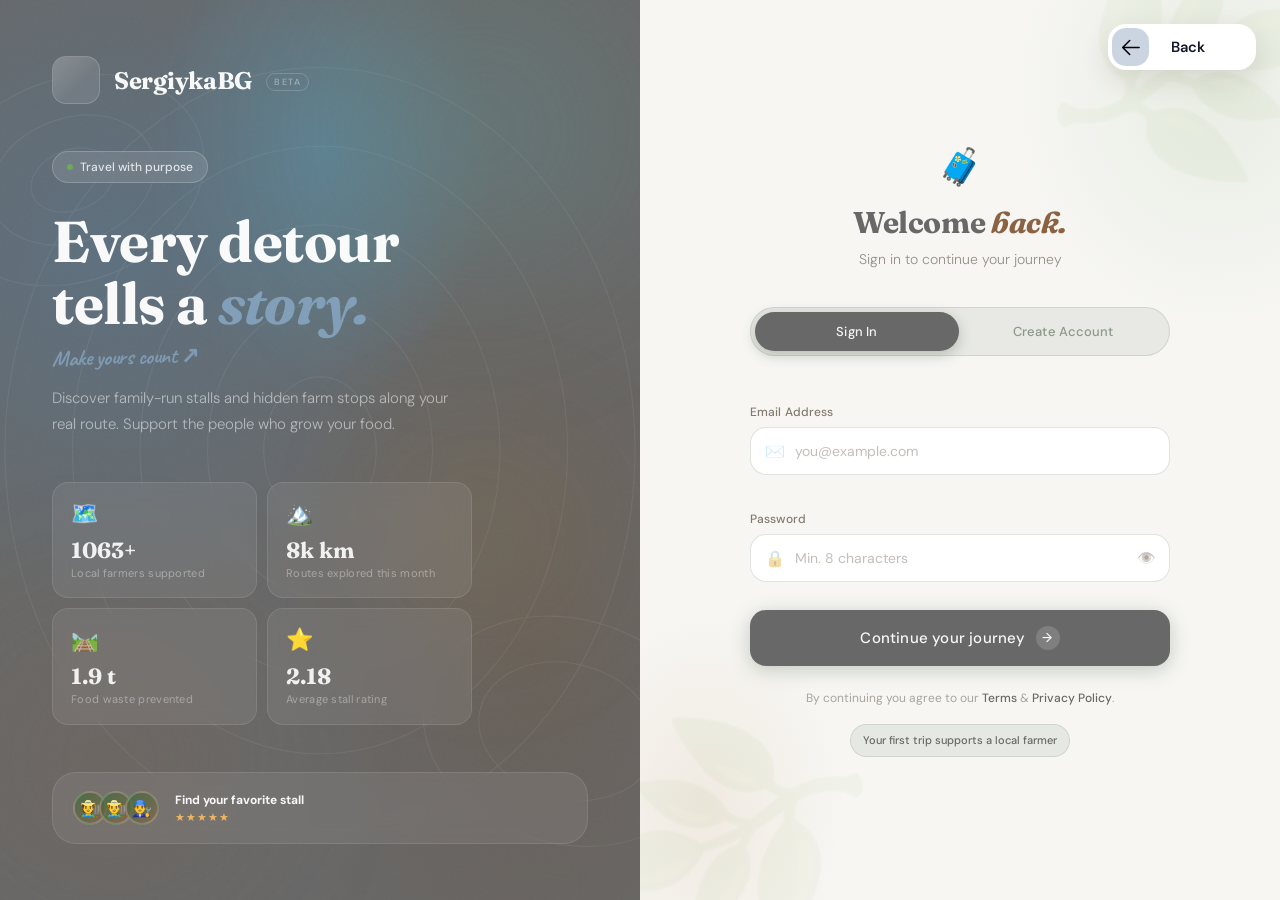
<file: public_html/login_page.html>
<!DOCTYPE html>
<html lang="en">
<head>
<meta charset="UTF-8">
<meta name="viewport" content="width=device-width, initial-scale=1.0">
<title>RoutePlanner — Travel Local, Feel the Roots</title>
<link rel="preconnect" href="https://fonts.googleapis.com">
<link href="https://fonts.googleapis.com/css2?family=Fraunces:ital,opsz,wght@0,9..144,300;0,9..144,500;0,9..144,700;1,9..144,300;1,9..144,500;1,9..144,700&family=DM+Sans:ital,wght@0,300;0,400;0,500;1,300&family=Caveat:wght@500;600&display=swap" rel="stylesheet">
<link rel="stylesheet" href="login_styles.css">
</head>
<body>

<div class="page">

  <!-- LEFT -->
  <div class="story-panel">
    <div class="story-bg">
      <svg viewBox="0 0 600 800" fill="none" xmlns="http://www.w3.org/2000/svg" preserveAspectRatio="xMidYMid slice">
        <ellipse cx="300" cy="400" rx="280" ry="340" stroke="white" stroke-width="1"/>
        <ellipse cx="300" cy="400" rx="220" ry="270" stroke="white" stroke-width="1"/>
        <ellipse cx="300" cy="400" rx="160" ry="200" stroke="white" stroke-width="1"/>
        <ellipse cx="300" cy="400" rx="100" ry="130" stroke="white" stroke-width="1"/>
        <ellipse cx="300" cy="400" rx="50"  ry="65"  stroke="white" stroke-width="1"/>
        <ellipse cx="80"  cy="160" rx="120" ry="90"  stroke="white" stroke-width="1" transform="rotate(-20 80 160)"/>
        <ellipse cx="80"  cy="160" rx="75"  ry="55"  stroke="white" stroke-width="1" transform="rotate(-20 80 160)"/>
        <ellipse cx="80"  cy="160" rx="38"  ry="27"  stroke="white" stroke-width="1" transform="rotate(-20 80 160)"/>
        <ellipse cx="520" cy="650" rx="130" ry="100" stroke="white" stroke-width="1" transform="rotate(15 520 650)"/>
        <ellipse cx="520" cy="650" rx="80"  ry="60"  stroke="white" stroke-width="1" transform="rotate(15 520 650)"/>
      </svg>
      <div class="story-grain"></div>
    </div>
    <div class="blob blob-1"></div>
    <div class="blob blob-2"></div>
    <div class="blob blob-3"></div>
    <span class="seed" style="left:7%;animation-duration:24s;animation-delay:0s;">🌾</span>
    <span class="seed" style="left:22%;animation-duration:19s;animation-delay:-6s;font-size:16px;">🍃</span>
    <span class="seed" style="left:48%;animation-duration:28s;animation-delay:-11s;font-size:14px;">✦</span>
    <span class="seed" style="left:68%;animation-duration:21s;animation-delay:-4s;font-size:18px;">🌿</span>
    <span class="seed" style="left:85%;animation-duration:16s;animation-delay:-18s;font-size:13px;">🍂</span>
    <span class="seed" style="left:36%;animation-duration:23s;animation-delay:-8s;font-size:15px;">✦</span>
    <div class="brand">
      <div class="brand-mark"></div>
      <div>
        <div class="brand-name">SergiykaBG</div>
      </div>
      <div class="brand-beta">Beta</div>
    </div>
    <div class="story-content">
      <div class="tag-pill">
        <span class="tag-dot"></span>
        Travel with purpose
      </div>
      <h1 class="headline">
        Every detour<br>
        tells a <em>story.</em>
        <span class="handwritten-accent">Make yours count ↗</span>
      </h1>
      <p class="subline">Discover family-run stalls and hidden farm stops along your real route. Support the people who grow your food.</p>
      <div class="proof-grid">
        <div class="proof-card"><span class="proof-icon">🗺️</span><div class="proof-num">2,400+</div><div class="proof-label">Local farmers supported</div></div>
        <div class="proof-card"><span class="proof-icon">🏔️</span><div class="proof-num">18k km</div><div class="proof-label">Routes explored this month</div></div>
        <div class="proof-card"><span class="proof-icon">🛤️</span><div class="proof-num">4.2 t</div><div class="proof-label">Food waste prevented</div></div>
        <div class="proof-card"><span class="proof-icon">⭐</span><div class="proof-num">4.92</div><div class="proof-label">Average stall rating</div></div>
      </div>
    </div>
    <div class="testi-strip">
      <div class="testi-inner">
        <div class="testi-avatars">
          <div class="testi-av">🧑‍🌾</div>
          <div class="testi-av">👨‍🌾</div>
          <div class="testi-av">👨‍🔧</div>
        </div>
        <div class="testi-body">
          <div class="testi-count"><strong>Find your favorite stall</strong></div>
          <div class="testi-stars">★★★★★</div>
        </div>
      </div>
    </div>
  </div>

  <!-- RIGHT -->
  <div class="form-panel">
    <a class="back-home-btn" href="index.html" aria-label="Go back to the main page">
      <span class="back-home-btn__icon">
        <svg
          xmlns="http://www.w3.org/2000/svg"
          viewBox="0 0 1024 1024"
          height="25"
          width="25"
          aria-hidden="true"
        >
          <path
            d="M224 480h640a32 32 0 1 1 0 64H224a32 32 0 0 1 0-64z"
            fill="#000000"
          ></path>
          <path
            d="m237.248 512 265.408 265.344a32 32 0 0 1-45.312 45.312l-288-288a32 32 0 0 1 0-45.312l288-288a32 32 0 1 1 45.312 45.312L237.248 512z"
            fill="#000000"
          ></path>
        </svg>
      </span>
      <span class="back-home-btn__label">Back</span>
    </a>
    <div class="deco-leaf deco-leaf-tr">🌿</div>
    <div class="deco-leaf deco-leaf-bl">🌿</div>
    <div class="form-wrap">
      <div class="form-header">
        <span class="form-logo-icon">🧳</span>
        <h2 class="form-title">Welcome <em>back.</em></h2>
        <p class="form-subtitle" id="form-subtitle">Sign in to continue your journey</p>
      </div>
      <div class="tabs-wrap">
        <button class="tab-btn active" id="tab-in"  onclick="switchTab('in')">Sign In</button>
        <button class="tab-btn"        id="tab-up"  onclick="switchTab('up')">Create Account</button>
      </div>
      <div class="fields">
        <div class="field-wrap hidden" id="wrap-name">
          <div class="field-label"><span>Your Name</span></div>
          <div class="field-inner">
            <span class="fi-icon">💼</span>
            <input type="text" id="inp-name" placeholder="e.g. Maria Georgieva" oninput="valName()" autocomplete="name">
          </div>
          <div class="field-hint" id="hint-name"></div>
        </div>
        <div class="field-wrap" id="wrap-email">
          <div class="field-label"><span>Email Address</span></div>
          <div class="field-inner">
            <span class="fi-icon">✉️</span>
            <input type="email" id="inp-email" placeholder="you@example.com" oninput="valEmail()" onblur="valEmail(true)" autocomplete="email">
            <span class="fi-right" id="email-ok"></span>
          </div>
          <div class="field-hint" id="hint-email"></div>
        </div>
        <div class="field-wrap" id="wrap-pw">
          <div class="field-label">
            <span>Password</span>
    
          </div>
          <div class="field-inner">
            <span class="fi-icon">🔒</span>
            <input type="password" id="inp-pw" placeholder="Min. 8 characters" oninput="validatePw()" onblur="validatePw(true)" autocomplete="current-password">
            <span class="fi-right" id="pw-eye" onclick="togglePw()">👁️</span>
          </div>
          <div class="pw-strength-row hidden" id="pw-bars">
            <div class="pw-bar" id="pb1"></div>
            <div class="pw-bar" id="pb2"></div>
            <div class="pw-bar" id="pb3"></div>
            <div class="pw-bar" id="pb4"></div>
            <span class="pw-str-txt" id="pw-lbl"></span>
          </div>
          <div class="field-hint" id="hint-pw"></div>
        </div>
      </div>
      <button class="btn-cta" onclick="doAuth()">
        <span id="cta-label">Continue your journey</span>
        <span class="btn-cta-arrow">→</span>
      </button>
      <div class="form-footer">
        By continuing you agree to our <a href="#">Terms</a> &amp; <a href="#">Privacy Policy</a>.
        <br>
        <span class="impact-badge">Your first trip supports a local farmer</span>
      </div>
    </div>
  </div>

</div>

<div id="toast"></div>

<script src="login_script.js"></script>
</body>
</html>
</file>
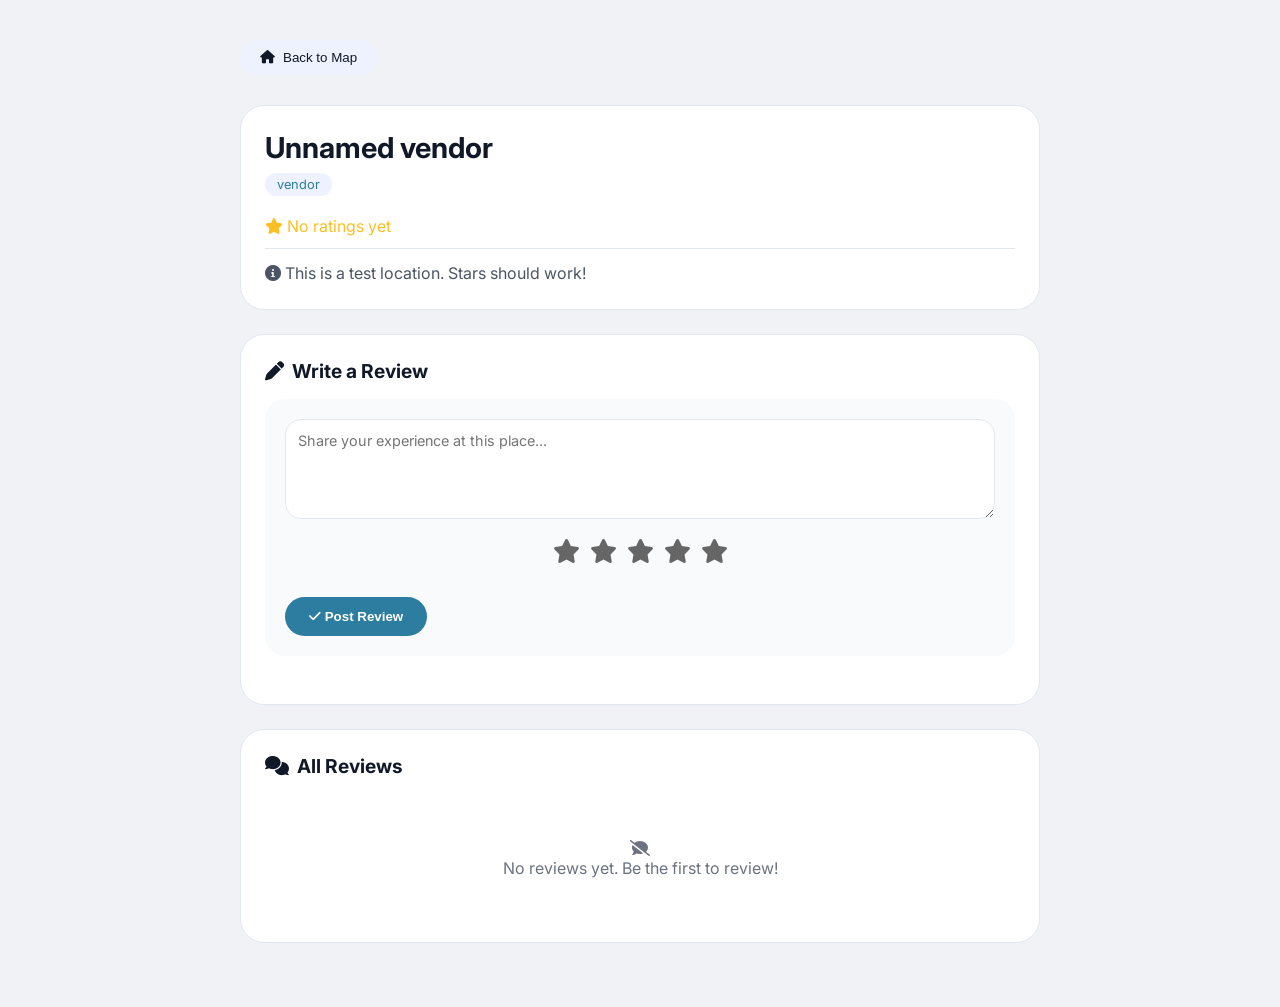
<file: public_html/review.html>
<!DOCTYPE html>
<html lang="bg">
<head>
    <meta charset="UTF-8">
    <meta name="viewport" content="width=device-width, initial-scale=1.0">
    <title>Reviews - Route Planner</title>
    <link href="https://fonts.googleapis.com/css2?family=Inter:opsz,wght@14..32,400;14..32,500;14..32,600&display=swap" rel="stylesheet">
    <link rel="stylesheet" href="https://cdnjs.cloudflare.com/ajax/libs/font-awesome/6.0.0-beta3/css/all.min.css">
    <style>
        * { margin: 0; padding: 0; box-sizing: border-box; }
        
        :root {
            --bg-primary: #f0f2f5;
            --bg-secondary: #ffffff;
            --bg-card: #f8fafc;
            --text-primary: #111827;
            --text-secondary: #4b5563;
            --text-muted: #6b7280;
            --border-color: #e2e8f0;
            --input-bg: white;
            --button-bg: #eef2ff;
        }

        body {
            font-family: 'Inter', sans-serif;
            background: var(--bg-primary);
            min-height: 100vh;
            padding: 40px 20px;
            transition: background 0.3s, color 0.3s;
        }
        .container { max-width: 800px; margin: 0 auto; }
        .header { display: flex; justify-content: space-between; align-items: center; margin-bottom: 30px; }
        .btn-home {
            background: var(--button-bg);
            border: none;
            padding: 10px 20px;
            border-radius: 40px;
            font-weight: 500;
            cursor: pointer;
            display: inline-flex;
            align-items: center;
            gap: 8px;
            transition: all 0.2s;
            color: var(--text-primary);
        }
        .btn-home:hover { background: #2c7da0; color: white; }
        .poi-info {
            background: var(--bg-secondary);
            border-radius: 24px;
            padding: 24px;
            margin-bottom: 24px;
            border: 1px solid var(--border-color);
        }
        .poi-name { font-size: 1.8rem; font-weight: 700; color: var(--text-primary); margin-bottom: 8px; }
        .poi-type { display: inline-block; background: var(--button-bg); padding: 4px 12px; border-radius: 20px; font-size: 0.8rem; color: #2c7da0; margin-bottom: 12px; }
        .poi-description { color: var(--text-secondary); line-height: 1.5; margin-top: 12px; padding-top: 12px; border-top: 1px solid var(--border-color); }
        .poi-rating { color: #fbbf24; font-size: 1rem; margin-top: 8px; }
        .review-section {
            background: var(--bg-secondary);
            border-radius: 24px;
            padding: 24px;
            margin-bottom: 24px;
            border: 1px solid var(--border-color);
        }
        .review-section h3 { font-size: 1.2rem; color: var(--text-primary); margin-bottom: 16px; display: flex; align-items: center; gap: 8px; }
        .review-form { background: var(--bg-card); border-radius: 20px; padding: 20px; margin-bottom: 24px; }
        .review-form textarea {
            width: 100%;
            padding: 12px;
            border: 1px solid var(--border-color);
            border-radius: 16px;
            font-family: 'Inter', sans-serif;
            font-size: 0.9rem;
            resize: vertical;
            min-height: 100px;
            outline: none;
            background: var(--input-bg);
            color: var(--text-primary);
        }
        .rating-select { 
            margin: 16px 0;
        }
        .radio {
            display: flex;
            justify-content: center;
            gap: 10px;
        }
        .radio > input {
            position: absolute;
            appearance: none;
            opacity: 0;
            pointer-events: none;
        }
        .radio > label {
            cursor: pointer;
            font-size: 24px;
            position: relative;
            display: inline-block;
            transition: transform 0.3s ease;
        }
        .radio > label > svg {
            fill: #666;
            transition: fill 0.3s ease, filter 0.3s ease;
        }
        .radio > label:hover,
        .radio > label.is-hovered,
        .radio > label.is-active {
            transform: scale(1.2);
        }
        .radio > label.is-hovered > svg,
        .radio > label.is-active > svg {
            fill: #ff9e0b;
            filter: drop-shadow(0 0 15px rgba(255, 158, 11, 0.9));
        }
        @keyframes pulse {
            0% { transform: scale(1); }
            100% { transform: scale(1.1); }
        }
        @keyframes shimmer {
            0% { filter: drop-shadow(0 0 10px rgba(255, 158, 11, 0.5)); }
            100% { filter: drop-shadow(0 0 20px rgba(255, 158, 11, 1)); }
        }
        
        .submit-btn {
            background: #2c7da0;
            color: white;
            border: none;
            padding: 12px 24px;
            border-radius: 40px;
            font-weight: 600;
            cursor: pointer;
            margin-top: 12px;
            transition: all 0.2s;
        }
        .submit-btn:hover:not(:disabled) { background: #1f5e7c; transform: translateY(-2px); }
        .submit-btn.disabled, .submit-btn:disabled {
            background: #dc2626;
            cursor: not-allowed;
            opacity: 0.7;
        }
        .reviews-list { margin-top: 20px; }
        .review-card {
            background: var(--bg-card);
            border-radius: 16px;
            padding: 16px;
            margin-bottom: 12px;
            border: 1px solid var(--border-color);
        }
        .review-header { display: flex; justify-content: space-between; align-items: center; margin-bottom: 8px; flex-wrap: wrap; gap: 8px; }
        .review-author { font-weight: 600; color: var(--text-primary); }
        .review-rating { color: #fbbf24; font-size: 1rem; letter-spacing: 2px; }
        .review-date { font-size: 0.7rem; color: var(--text-muted); }
        .review-text { color: var(--text-secondary); line-height: 1.4; margin-top: 8px; }
        .message {
            padding: 12px 16px;
            border-radius: 12px;
            margin-bottom: 20px;
            display: flex;
            align-items: center;
            gap: 10px;
        }
        .message.success { background: #d1fae5; color: #065f46; border: 1px solid #a7f3d0; }
        .message.error { background: #fee2e2; color: #991b1b; border: 1px solid #fecaca; }
        .empty-reviews { text-align: center; padding: 40px; color: var(--text-muted); }
        .already-reviewed-badge {
            background: #fef3c7;
            color: #92400e;
            padding: 8px 16px;
            border-radius: 40px;
            font-size: 0.8rem;
            display: inline-flex;
            align-items: center;
            gap: 8px;
            margin-bottom: 16px;
        }
        .error-message {
            background: #fee2e2;
            color: #991b1b;
            padding: 12px;
            border-radius: 12px;
            margin-bottom: 20px;
            text-align: center;
        }
    </style>
</head>
<body>
    <div class="container">
        <div class="header">
            <button class="btn-home" id="backHomeBtn"><i class="fas fa-home"></i> Back to Map</button>
        </div>

        <div id="poiInfo" class="poi-info">
            <div class="poi-name" id="poiName">Loading...</div>
            <span class="poi-type" id="poiType"></span>
            <div class="poi-rating" id="poiRating"></div>
            <div class="poi-description" id="poiDescription"></div>
        </div>

        <div class="review-section" id="reviewSection">
            <h3><i class="fas fa-pen"></i> Write a Review</h3>
            <div id="alreadyReviewedWarning" class="already-reviewed-badge" style="display: none;">
                <i class="fas fa-info-circle"></i> You've already reviewed this place
            </div>
            <div class="review-form" id="reviewForm">
                <textarea id="reviewText" placeholder="Share your experience at this place..."></textarea>
                <div class="rating-select">
                    <div class="radio" id="ratingSelect">
                        <input value="1" name="rating" type="radio" id="rating-1" />
                        <label title="1 stars" for="rating-1" data-value="1"><svg xmlns="http://www.w3.org/2000/svg" height="1em" viewBox="0 0 576 512"><path d="M316.9 18C311.6 7 300.4 0 288.1 0s-23.4 7-28.8 18L195 150.3 51.4 171.5c-12 1.8-22 10.2-25.7 21.7s-.7 24.2 7.9 32.7L137.8 329 113.2 474.7c-2 12 3 24.2 12.9 31.3s23 8 33.8 2.3l128.3-68.5 128.3 68.5c10.8 5.7 23.9 4.9 33.8-2.3s14.9-19.3 12.9-31.3L438.5 329 542.7 225.9c8.6-8.5 11.7-21.2 7.9-32.7s-13.7-19.9-25.7-21.7L381.2 150.3 316.9 18z"></path></svg></label>
                        <input value="2" name="rating" type="radio" id="rating-2" />
                        <label title="2 stars" for="rating-2" data-value="2"><svg xmlns="http://www.w3.org/2000/svg" height="1em" viewBox="0 0 576 512"><path d="M316.9 18C311.6 7 300.4 0 288.1 0s-23.4 7-28.8 18L195 150.3 51.4 171.5c-12 1.8-22 10.2-25.7 21.7s-.7 24.2 7.9 32.7L137.8 329 113.2 474.7c-2 12 3 24.2 12.9 31.3s23 8 33.8 2.3l128.3-68.5 128.3 68.5c10.8 5.7 23.9 4.9 33.8-2.3s14.9-19.3 12.9-31.3L438.5 329 542.7 225.9c8.6-8.5 11.7-21.2 7.9-32.7s-13.7-19.9-25.7-21.7L381.2 150.3 316.9 18z"></path></svg></label>
                        <input value="3" name="rating" type="radio" id="rating-3" />
                        <label title="3 stars" for="rating-3" data-value="3"><svg xmlns="http://www.w3.org/2000/svg" height="1em" viewBox="0 0 576 512"><path d="M316.9 18C311.6 7 300.4 0 288.1 0s-23.4 7-28.8 18L195 150.3 51.4 171.5c-12 1.8-22 10.2-25.7 21.7s-.7 24.2 7.9 32.7L137.8 329 113.2 474.7c-2 12 3 24.2 12.9 31.3s23 8 33.8 2.3l128.3-68.5 128.3 68.5c10.8 5.7 23.9 4.9 33.8-2.3s14.9-19.3 12.9-31.3L438.5 329 542.7 225.9c8.6-8.5 11.7-21.2 7.9-32.7s-13.7-19.9-25.7-21.7L381.2 150.3 316.9 18z"></path></svg></label>
                        <input value="4" name="rating" type="radio" id="rating-4" />
                        <label title="4 stars" for="rating-4" data-value="4"><svg xmlns="http://www.w3.org/2000/svg" height="1em" viewBox="0 0 576 512"><path d="M316.9 18C311.6 7 300.4 0 288.1 0s-23.4 7-28.8 18L195 150.3 51.4 171.5c-12 1.8-22 10.2-25.7 21.7s-.7 24.2 7.9 32.7L137.8 329 113.2 474.7c-2 12 3 24.2 12.9 31.3s23 8 33.8 2.3l128.3-68.5 128.3 68.5c10.8 5.7 23.9 4.9 33.8-2.3s14.9-19.3 12.9-31.3L438.5 329 542.7 225.9c8.6-8.5 11.7-21.2 7.9-32.7s-13.7-19.9-25.7-21.7L381.2 150.3 316.9 18z"></path></svg></label>
                        <input value="5" name="rating" type="radio" id="rating-5" />
                        <label title="5 stars" for="rating-5" data-value="5"><svg xmlns="http://www.w3.org/2000/svg" height="1em" viewBox="0 0 576 512"><path d="M316.9 18C311.6 7 300.4 0 288.1 0s-23.4 7-28.8 18L195 150.3 51.4 171.5c-12 1.8-22 10.2-25.7 21.7s-.7 24.2 7.9 32.7L137.8 329 113.2 474.7c-2 12 3 24.2 12.9 31.3s23 8 33.8 2.3l128.3-68.5 128.3 68.5c10.8 5.7 23.9 4.9 33.8-2.3s14.9-19.3 12.9-31.3L438.5 329 542.7 225.9c8.6-8.5 11.7-21.2 7.9-32.7s-13.7-19.9-25.7-21.7L381.2 150.3 316.9 18z"></path></svg></label>
                    </div>
                </div>
                <button class="submit-btn" id="submitReviewBtn"><i class="fas fa-check"></i> Post Review</button>
            </div>
        </div>

        <div class="review-section">
            <h3><i class="fas fa-comments"></i> All Reviews</h3>
            <div id="reviewsList" class="reviews-list"></div>
        </div>
    </div>

    <script>
        // SIMPLE STANDALONE SCRIPT - NO DEPENDENCIES
        // This makes the stars work even if backend fails
        
        const VENDORS_API_URL = 'http://localhost:8000/vendors/';
        const ACCESS_TOKEN_KEY = 'routeplanner_access_token';
        const TOKEN_TYPE_KEY = 'routeplanner_token_type';

        function getAuthHeader() {
            const token = localStorage.getItem(ACCESS_TOKEN_KEY);
            if (!token) return null;
            const type = (localStorage.getItem(TOKEN_TYPE_KEY) || 'bearer').trim();
            return type.charAt(0).toUpperCase() + type.slice(1) + ' ' + token;
        }

        let selectedRating = 0;
        let userHasReviewed = false;
        let currentPOI = null;
        
        function renderRatingPreview(value) {
            const labels = document.querySelectorAll('#ratingSelect label');
            labels.forEach(label => {
                const labelValue = parseInt(label.getAttribute('data-value'), 10);
                label.classList.toggle('is-active', labelValue <= value);
                label.classList.remove('is-hovered');
            });
        }
        function renderRatingHover(value) {
            const labels = document.querySelectorAll('#ratingSelect label');
            labels.forEach(label => {
                const labelValue = parseInt(label.getAttribute('data-value'), 10);
                label.classList.toggle('is-hovered', labelValue <= value);
                label.classList.toggle('is-active', labelValue <= selectedRating);
            });
        }
        function initStars() {
            const inputs = document.querySelectorAll('#ratingSelect input[name="rating"]');
            const labels = document.querySelectorAll('#ratingSelect label');
            const ratingSelect = document.getElementById('ratingSelect');
            inputs.forEach(input => {
                input.addEventListener('change', function() {
                    if (userHasReviewed) {
                        alert('You have already reviewed this place!');
                        this.checked = false;
                        return;
                    }
                    selectedRating = parseInt(this.value, 10);
                    renderRatingPreview(selectedRating);
                });
            });
            labels.forEach(label => {
                label.addEventListener('mouseenter', () => {
                    renderRatingHover(parseInt(label.getAttribute('data-value'), 10));
                });
                label.addEventListener('click', e => {
                    if (userHasReviewed) {
                        e.preventDefault();
                    }
                });
            });
            ratingSelect.addEventListener('mouseleave', () => {
                renderRatingPreview(selectedRating);
            });
            renderRatingPreview(selectedRating);
        }
        function getPOIIdFromURL() {
            const urlParams = new URLSearchParams(window.location.search);
            return urlParams.get('id');
        }

        function buildFallbackPOI(poiId) {
            return {
                id: poiId || '1',
                name: 'Unnamed vendor',
                type: 'vendor',
                rating: 0,
                description: 'This is a test location. Stars should work!',
                reviews: []
            };
        }

        function getPOIFromLocalStorage(poiId) {
            const savedPOIs = localStorage.getItem('pois');
            if (savedPOIs && poiId) {
                const pois = JSON.parse(savedPOIs);
                const poi = pois.find(p => p.id == poiId);
                if (poi) {
                    return {
                        ...poi,
                        type: poi.type || 'vendor',
                        description: poi.description || '',
                        rating: typeof poi.rating === 'number' ? poi.rating : 0,
                        reviews: poi.reviews || []
                    };
                }
            }

            return null;
        }

        async function getPOIFromURL() {
            const poiId = getPOIIdFromURL();
            const localPOI = getPOIFromLocalStorage(poiId);

            // Fetch reviews from API for any valid poiId
            let reviews = [];
            if (poiId) {
                try {
                    const ratingsResp = await fetch(`${VENDORS_API_URL}${encodeURIComponent(poiId)}/ratings`);
                    if (ratingsResp.ok) {
                        reviews = await ratingsResp.json();
                    }
                } catch (e) {
                    console.warn('Could not load reviews from API.', e);
                }
            }

            if (localPOI) {
                localPOI.reviews = reviews;
                return localPOI;
            }

            if (!poiId) {
                return buildFallbackPOI();
            }

            try {
                const response = await fetch(`${VENDORS_API_URL}${encodeURIComponent(poiId)}`);
                if (!response.ok) {
                    throw new Error(`Failed to load vendor: ${response.status}`);
                }

                const vendor = await response.json();
                return {
                    id: String(vendor.id),
                    name: vendor.name || 'Unnamed vendor',
                    type: 'vendor',
                    rating: typeof vendor.rating === 'number' ? vendor.rating : 0,
                    description: vendor.description || '',
                    reviews: reviews
                };
            } catch (error) {
                console.warn('Could not load vendor details for review page.', error);
                return buildFallbackPOI(poiId);
            }
        }
        
        function displayPOIInfo(poi) {
            document.getElementById('poiName').textContent = poi.name || 'Unnamed vendor';
            document.getElementById('poiType').textContent = poi.type || 'place';
            document.getElementById('poiRating').innerHTML = poi.rating > 0
                ? `<i class="fas fa-star"></i> ${poi.rating.toFixed(1)} / 5`
                : '<i class="fas fa-star"></i> No ratings yet';
            document.getElementById('poiDescription').innerHTML = `<i class="fas fa-info-circle"></i> ${poi.description || 'No description available.'}`;
        }
        
        function displayReviews(poi) {
            const reviewsList = document.getElementById('reviewsList');
            if (!poi.reviews || poi.reviews.length === 0) {
                reviewsList.innerHTML = '<div class="empty-reviews"><i class="fas fa-comment-slash"></i><br>No reviews yet. Be the first to review!</div>';
                return;
            }
            
            reviewsList.innerHTML = '';
            poi.reviews.forEach(review => {
                const rating = Math.round(review.rating || 0);
                const starsDisplay = '★'.repeat(rating) + '☆'.repeat(5 - rating);
                const author = review.user_name || review.author || ('User #' + (review.user_id || '?'));
                const text = review.description || review.text || '';
                const date = review.created_at
                    ? new Date(review.created_at).toLocaleDateString()
                    : (review.date || '');
                reviewsList.innerHTML += `
                    <div class="review-card">
                        <div class="review-header">
                            <span class="review-author"><i class="fas fa-user"></i> ${escapeHtml(author)}</span>
                            <span class="review-rating">${starsDisplay}</span>
                            <span class="review-date">${escapeHtml(date)}</span>
                        </div>
                        <div class="review-text">${escapeHtml(text)}</div>
                    </div>
                `;
            });
        }
        
        function escapeHtml(str) {
            if (!str) return '';
            return str.replace(/[&<>]/g, function(m) {
                if (m === '&') return '&amp;';
                if (m === '<') return '&lt;';
                if (m === '>') return '&gt;';
                return m;
            });
        }
        
        function showMessage(text, type) {
            const container = document.querySelector('.container');
            const existingMsg = document.querySelector('.message');
            if (existingMsg) existingMsg.remove();
            
            const msgDiv = document.createElement('div');
            msgDiv.className = `message ${type}`;
            msgDiv.innerHTML = `${type === 'success' ? '✓' : '⚠'} ${text}`;
            container.insertBefore(msgDiv, container.firstChild);
            setTimeout(() => msgDiv.remove(), 3000);
        }
        
        async function saveReview() {
            if (userHasReviewed) {
                showMessage('You have already reviewed this place!', 'error');
                return;
            }
            
            const reviewText = document.getElementById('reviewText').value.trim();
            
            if (!reviewText) {
                showMessage('Please write a review before submitting!', 'error');
                return;
            }
            
            if (selectedRating === 0) {
                showMessage('Please select a rating (1-5 stars)!', 'error');
                return;
            }

            const authHeader = getAuthHeader();
            if (!authHeader) {
                showMessage('You must be logged in to submit a review!', 'error');
                return;
            }

            const poiId = getPOIIdFromURL();
            const payload = {
                vendor_id: parseInt(poiId, 10),
                rating: selectedRating,
                description: reviewText
            };

            try {
                const response = await fetch(VENDORS_API_URL + 'rating', {
                    method: 'POST',
                    headers: {
                        'Content-Type': 'application/json',
                        'Authorization': authHeader
                    },
                    body: JSON.stringify(payload)
                });

                if (!response.ok) {
                    const err = await response.json().catch(() => ({}));
                    throw new Error(err.detail || 'Failed to submit review');
                }

                showMessage('Review posted successfully!', 'success');
                document.getElementById('reviewText').value = '';
                selectedRating = 0;
                const inputs = document.querySelectorAll('#ratingSelect input[name="rating"]');
                inputs.forEach(input => { input.checked = false; });
                renderRatingPreview(0);

                // Re-fetch reviews from API
                try {
                    const ratingsResp = await fetch(`${VENDORS_API_URL}${encodeURIComponent(poiId)}/ratings`);
                    if (ratingsResp.ok) {
                        currentPOI.reviews = await ratingsResp.json();
                    }
                } catch (e) {
                    console.warn('Could not reload reviews.', e);
                }
                displayReviews(currentPOI);

                userHasReviewed = true;
                const warningDiv = document.getElementById('alreadyReviewedWarning');
                if (warningDiv) warningDiv.style.display = 'flex';
            } catch (error) {
                showMessage(error.message, 'error');
            }
        }
        
        // Initialize page
        async function init() {
            const poi = await getPOIFromURL();
            currentPOI = poi;
            displayPOIInfo(currentPOI);
            displayReviews(currentPOI);
            initStars();
        }
        
        // Attach event listeners
        const submitBtn = document.getElementById('submitReviewBtn');
        if (submitBtn) submitBtn.addEventListener('click', saveReview);
        
        const backBtn = document.getElementById('backHomeBtn');
        if (backBtn) backBtn.addEventListener('click', () => {
            window.location.href = 'index.html';
        });
        
        // Start
        init();
    </script>
</body>
</html>
</file>
<file: public_html/login_styles.css>
/* ══════════════════════════════════════════════
   TOKENS
══════════════════════════════════════════════ */
:root {
  --moss:    #686868;
  --moss-lt: #ececec;
  --sage:    #7B9E7B;
  --sage-lt: #A8C5A0;
  --cream:   #f7f6f3;
  --cream-dk:#ecebe7;
  --sand:    #D4B896;
  --earth:   #8B6242;
  --earth-dk:#6B4A2E;
  --soil:    #3A2818;
  --leaf:    #4E8B3E;
  --leaf-lt: #6AAB58;
  --sun:     #f0b65f;
  --fog:     rgba(45,74,45,0.08);
  --fog2:    rgba(45,74,45,0.16);

  --font-display: 'Fraunces', serif;
  --font-body:    'DM Sans', sans-serif;
  --font-hand:    'Caveat', cursive;

  --r-xs: 6px;
  --r-sm: 10px;
  --r-md: 16px;
  --r-lg: 24px;
  --r-xl: 40px;
  --r-full: 9999px;

  --spring: cubic-bezier(.34,1.56,.64,1);
  --smooth: cubic-bezier(.22,1,.36,1);
  --ease:   cubic-bezier(.4,0,.2,1);
}

*, *::before, *::after { box-sizing: border-box; margin: 0; padding: 0; }
html, body { height: 100%; width: 100%; }
body {
  font-family: var(--font-body);
  background: var(--cream);
  color: var(--soil);
  -webkit-font-smoothing: antialiased;
  overflow-x: hidden;
}
button { font-family: inherit; cursor: pointer; border: none; outline: none; background: none; }
input  { font-family: inherit; border: none; outline: none; }
a { text-decoration: none; }

.page {
  min-height: 100dvh;
  display: grid;
  grid-template-columns: 1fr 1fr;
}

/* ══════════════════════════════════════════════
   LEFT STORY PANEL
══════════════════════════════════════════════ */
.story-panel {
  position: relative;
  background: var(--moss);
  overflow: hidden;
  display: flex;
  flex-direction: column;
  justify-content: space-between;
  padding: 56px 52px;
  min-height: 100dvh;
}
.story-bg {
  position: absolute;
  inset: 0;
  pointer-events: none;
  overflow: hidden;
}
.story-bg::before {
  content: '';
  position: absolute;
  width: 110%;
  height: 110%;
  top: -5%;
  left: -5%;
  background:
    radial-gradient(ellipse 80% 60% at 20% 30%, rgba(74, 127, 170, 0.35) 0%, transparent 60%),
    radial-gradient(ellipse 60% 80% at 80% 70%, rgba(107,74,46,.25) 0%, transparent 60%),
    radial-gradient(ellipse 50% 50% at 50% 20%, rgba(90, 148, 172, 0.514) 0%, transparent 50%);
}
.story-bg svg { position: absolute; inset: 0; width: 100%; height: 100%; opacity: .06; }
.story-grain {
  position: absolute; inset: 0;
  background-image: url("data:image/svg+xml,%3Csvg viewBox='0 0 200 200' xmlns='http://www.w3.org/2000/svg'%3E%3Cfilter id='n'%3E%3CfeTurbulence type='fractalNoise' baseFrequency='.9' numOctaves='4' stitchTiles='stitch'/%3E%3C/filter%3E%3Crect width='100%25' height='100%25' filter='url(%23n)' opacity='1'/%3E%3C/svg%3E");
  opacity: .025;
  mix-blend-mode: overlay;
}
.blob { position: absolute; border-radius: 50%; filter: blur(70px); pointer-events: none; }
.blob-1 { width: 520px; height: 420px; background: radial-gradient(circle, rgba(91, 171, 173, 0.28) 0%, transparent 65%); top: -80px; right: -100px; animation: blobDrift1 18s ease-in-out infinite alternate; }
.blob-2 { width: 380px; height: 480px; background: radial-gradient(circle, rgba(139,98,66,.22) 0%, transparent 65%); bottom: -100px; left: -80px; animation: blobDrift2 22s ease-in-out infinite alternate; }
.blob-3 { width: 260px; height: 260px; background: radial-gradient(circle, rgba(212,168,67,.18) 0%, transparent 65%); top: 45%; left: 55%; animation: blobDrift1 14s ease-in-out infinite alternate-reverse; }
@keyframes blobDrift1 { from { transform: translate(0,0) scale(1); } to { transform: translate(-30px,25px) scale(1.1); } }
@keyframes blobDrift2 { from { transform: translate(0,0) rotate(0deg) scale(1); } to { transform: translate(20px,-30px) rotate(8deg) scale(1.06); } }
.seed { position: absolute; font-size: 20px; opacity: 0; animation: seedFloat linear infinite; pointer-events: none; filter: drop-shadow(0 2px 8px rgba(0,0,0,.2)); }
@keyframes seedFloat {
  0%   { opacity: 0;    transform: translateY(110vh) rotate(0deg) scale(.7); }
  8%   { opacity: .22; }
  92%  { opacity: .18; }
  100% { opacity: 0;    transform: translateY(-10vh) rotate(280deg) scale(1); }
}
.brand { position: relative; z-index: 2; display: flex; align-items: center; gap: 14px; animation: fadeUp .8s var(--smooth) both; }
.brand-mark { width: 48px; height: 48px; border-radius: 14px; background: rgba(255,255,255,.1); border: 1.5px solid rgba(255,255,255,.18); display: flex; align-items: center; justify-content: center; font-size: 24px; backdrop-filter: blur(8px); position: relative; overflow: hidden; }
.brand-mark::after { content: ''; position: absolute; inset: 0; background: linear-gradient(135deg, rgba(255,255,255,.15) 0%, transparent 60%); }
.brand-name { font-family: var(--font-display); font-size: 24px; font-weight: 700; color: rgba(255,255,255,.95); letter-spacing: -.3px; }
.brand-beta { font-family: var(--font-body); font-size: 9px; font-weight: 500; letter-spacing: 1.5px; text-transform: uppercase; color: rgba(255,255,255,.4); border: 1px solid rgba(255,255,255,.18); padding: 2px 7px; border-radius: var(--r-full); margin-top: 3px; }
.story-content { position: relative; z-index: 2; flex: 1; display: flex; flex-direction: column; justify-content: center; padding: 32px 0; }
.tag-pill { display: inline-flex; align-items: center; gap: 7px; background: rgba(255,255,255,.1); border: 1px solid rgba(255,255,255,.2); border-radius: var(--r-full); padding: 7px 14px; font-size: 12px; font-weight: 500; color: rgba(255,255,255,.8); margin-bottom: 28px; width: fit-content; backdrop-filter: blur(8px); animation: fadeUp .9s var(--smooth) .1s both; }
.tag-dot { width: 6px; height: 6px; border-radius: 50%; background: var(--leaf-lt); animation: tagPulse 2.5s ease-in-out infinite; }
@keyframes tagPulse { 0%,100% { box-shadow: 0 0 0 0 rgba(106,171,88,.5); } 50% { box-shadow: 0 0 0 6px rgba(106,171,88,0); } }
.headline { font-family: var(--font-display); font-size: clamp(38px,4.5vw,58px); font-weight: 700; line-height: 1.07; color: rgba(255,255,255,.96); letter-spacing: -.5px; margin-bottom: 22px; animation: fadeUp .9s var(--smooth) .18s both; }
.headline em { font-style: italic; color: #829fb9; } 
.handwritten-accent { font-family: var(--font-hand); font-size: 22px; color: #829fb9; display: block; margin-top: 6px; opacity: .9; transform: rotate(-1.5deg); }
.subline { font-size: 15px; line-height: 1.72; color: rgba(255,255,255,.52); max-width: 400px; margin-bottom: 44px; font-weight: 300; animation: fadeUp .9s var(--smooth) .26s both; }
.proof-grid { display: grid; grid-template-columns: 1fr 1fr; gap: 10px; max-width: 420px; animation: fadeUp .9s var(--smooth) .34s both; }
.proof-card { background: rgba(255,255,255,.07); border: 1px solid rgba(255,255,255,.1); border-radius: var(--r-md); padding: 16px 18px; backdrop-filter: blur(10px); transition: background .25s, border-color .25s, transform .25s var(--spring); cursor: default; }
.proof-card:hover { background: rgba(255,255,255,.12); border-color: rgba(168,197,160,.35); transform: translateY(-3px); }
.proof-icon { font-size: 22px; margin-bottom: 8px; display: block; }
.proof-num { font-family: var(--font-display); font-size: 22px; font-weight: 700; color: rgba(255,255,255,.9); margin-bottom: 2px; font-variant-numeric: tabular-nums; }
.proof-label { font-size: 11px; font-weight: 400; color: rgba(255,255,255,.38); letter-spacing: .3px; line-height: 1.4; }
.testi-strip { position: relative; z-index: 2; animation: fadeUp .9s var(--smooth) .42s both; }
.testi-inner { background: rgba(255,255,255,.07); border: 1px solid rgba(255,255,255,.1); border-radius: var(--r-lg); padding: 18px 20px; backdrop-filter: blur(10px); display: flex; align-items: center; gap: 16px; transition: background .25s; }
.testi-inner:hover { background: rgba(255,255,255,.11); }
.testi-avatars { display: flex; }
.testi-av { width: 34px; height: 34px; border-radius: 50%; border: 2px solid rgba(255,255,255,.2); display: flex; align-items: center; justify-content: center; font-size: 16px; background: linear-gradient(135deg,rgba(61,107,61,.8),rgba(139,98,66,.6)); margin-right: -8px; position: relative; transition: transform .2s var(--spring); }
.testi-av:last-child { margin-right: 0; }
.testi-avatars:hover .testi-av { margin-right: 2px; }
.testi-count { font-size: 12px; font-weight: 500; color: rgba(255,255,255,.8); margin-bottom: 2px; }
.testi-count strong { color: rgba(255,255,255,.95); }
.testi-stars { font-size: 11px; color: var(--sun); letter-spacing: 1px; }

/* ══════════════════════════════════════════════
   RIGHT FORM PANEL
══════════════════════════════════════════════ */
.form-panel { display: flex; flex-direction: column; align-items: center; justify-content: center; padding: 52px 48px; background: var(--cream); position: relative; overflow: hidden; min-height: 100dvh; }
.form-panel::before { content: ''; position: absolute; inset: 0; background: radial-gradient(ellipse 60% 50% at 90% 10%, rgba(168,197,160,.18) 0%, transparent 55%), radial-gradient(ellipse 40% 40% at 10% 90%, rgba(212,184,150,.2) 0%, transparent 55%); pointer-events: none; }
.back-home-btn {
  position: absolute;
  top: 24px;
  right: 24px;
  width: 148px;
  height: 46px;
  border-radius: 18px;
  background: #fff;
  color: #111827;
  display: flex;
  align-items: center;
  justify-content: center;
  font-size: 0.92rem;
  font-weight: 600;
  text-decoration: none;
  box-shadow: 0 10px 28px rgba(58, 40, 24, 0.12);
  overflow: hidden;
  z-index: 2;
}
.back-home-btn__icon {
  position: absolute;
  left: 4px;
  top: 4px;
  width: 25%;
  height: calc(100% - 8px);
  border-radius: 14px;
  background: #cbd5e1;
  display: flex;
  align-items: center;
  justify-content: center;
  transition: width .5s var(--smooth);
  z-index: 1;
}
.back-home-btn__icon svg {
  transition: opacity .2s ease;
}
.back-home-btn:hover .back-home-btn__icon {
  width: calc(100% - 8px);
}
.back-home-btn:hover .back-home-btn__icon svg {
  opacity: 0;
}
.back-home-btn__label {
  position: relative;
  z-index: 2;
  transform: translateX(6px);
}
.deco-leaf { position: absolute; font-size: 200px; opacity: .04; pointer-events: none; line-height: 1; user-select: none; }
.deco-leaf-tr { top: -30px; right: -30px; transform: rotate(30deg); }
.deco-leaf-bl { bottom: -30px; left: -30px; transform: rotate(-150deg); }
.form-wrap { width: 100%; max-width: 420px; position: relative; z-index: 1; }
.form-header { text-align: center; margin-bottom: 36px; animation: fadeUp .7s var(--smooth) both; }
.form-logo-icon { font-size: 36px; display: block; margin-bottom: 14px; }
.form-title { font-family: var(--font-display); font-size: 30px; font-weight: 700; color: var(--moss); letter-spacing: -.4px; margin-bottom: 7px; }
.form-title em { font-style: italic; color: var(--earth); }
.form-subtitle { font-size: 14px; color: rgba(58,40,24,.5); font-weight: 300; line-height: 1.6; }
.tabs-wrap { background: rgba(45,74,45,.07); border: 1px solid rgba(45,74,45,.12); border-radius: var(--r-full); padding: 4px; display: flex; margin-bottom: 32px; gap: 3px; animation: fadeUp .7s var(--smooth) .08s both; }
.tab-btn { flex: 1; padding: 11px 16px; border-radius: var(--r-full); font-size: 13px; font-weight: 500; color: rgba(45,74,45,.5); transition: background .28s, color .28s, box-shadow .28s; letter-spacing: .1px; }
.tab-btn.active { background: var(--moss); color: rgba(255,255,255,.92); box-shadow: 0 4px 14px rgba(45,74,45,.28); }
.fields { display: flex; flex-direction: column; gap: 16px; animation: fadeUp .7s var(--smooth) .22s both; }
.field-wrap { overflow: hidden; transition: max-height .4s var(--smooth), opacity .3s; max-height: 100px; }
.field-wrap.hidden { max-height: 0; opacity: 0; }
.field-label { display: flex; align-items: center; justify-content: space-between; margin-bottom: 7px; }
.field-label span { font-size: 12px; font-weight: 500; color: rgba(58,40,24,.6); letter-spacing: .1px; }
.field-label a { font-size: 11px; color: var(--moss); font-weight: 500; transition: color .2s; }
.field-label a:hover { color: var(--leaf); }
.field-inner { position: relative; }
.field-inner input { width: 100%; padding: 14px 44px 14px 44px; background: white; border: 1.5px solid rgba(45,74,45,.15); border-radius: var(--r-md); font-size: 14px; font-weight: 400; color: var(--soil); transition: border-color .25s, box-shadow .25s, background .25s; }
.field-inner input::placeholder { color: rgba(58,40,24,.3); }
.field-inner input:focus { border-color: var(--moss); box-shadow: 0 0 0 4px rgba(45,74,45,.1); background: #fff; }
.field-inner input.is-valid { border-color: var(--leaf); }
.field-inner input.is-error { border-color: #C0392B; }
.field-inner input.is-error:focus { box-shadow: 0 0 0 4px rgba(192,57,43,.1); }
.fi-icon { position: absolute; left: 15px; top: 50%; transform: translateY(-50%); font-size: 16px; pointer-events: none; opacity: .38; }
.fi-right { position: absolute; right: 14px; top: 50%; transform: translateY(-50%); font-size: 15px; cursor: pointer; opacity: .38; transition: opacity .2s; line-height: 1; }
.fi-right:hover { opacity: .7; }
.field-hint { font-size: 11px; margin-top: 5px; min-height: 15px; transition: opacity .2s; display: flex; align-items: center; gap: 4px; }
.hint-ok  { color: var(--leaf); }
.hint-err { color: #C0392B; }
.pw-strength-row { margin-top: 8px; display: flex; gap: 4px; align-items: center; }
.pw-strength-row.hidden { display: none; }
.pw-bar { flex: 1; height: 3px; border-radius: 2px; background: rgba(45,74,45,.1); transition: background .3s; }
.pw-bar.s-weak   { background: #E05A5A; }
.pw-bar.s-fair   { background: #D4A843; }
.pw-bar.s-good   { background: rgb(113, 192, 48); }
.pw-bar.s-strong { background: rgb(57, 145, 57); }
.pw-str-txt { font-size: 10px; font-weight: 500; color: rgba(58,40,24,.4); transition: color .3s; width: 44px; text-align: right; flex-shrink: 0; }
.pw-str-txt.s-weak   { color: #E05A5A; }
.pw-str-txt.s-fair   { color: #D4A843; }
.pw-str-txt.s-good   { color: var(--leaf); }
.pw-str-txt.s-strong { color: var(--moss); }
.btn-cta { width: 100%; padding: 16px; background: var(--moss); color: rgba(255,255,255,.95); border-radius: var(--r-md); font-size: 15px; font-weight: 500; letter-spacing: .2px; display: flex; align-items: center; justify-content: center; gap: 10px; margin-top: 8px; position: relative; overflow: hidden; transition: background .25s, transform .22s var(--spring), box-shadow .25s; box-shadow: 0 4px 20px rgba(45,74,45,.25); animation: fadeUp .7s var(--smooth) .3s both; }
.btn-cta::before { content: ''; position: absolute; inset: 0; background: linear-gradient(135deg, rgba(255,255,255,.12) 0%, transparent 50%); opacity: 0; transition: opacity .2s; }
.btn-cta:hover { background: var(--moss-lt); transform: translateY(-3px); box-shadow: 0 10px 32px rgba(45,74,45,.38); }
.btn-cta:hover::before { opacity: 1; }
.btn-cta:active { transform: scale(.97) translateY(0); }
.btn-cta-arrow { display: inline-flex; align-items: center; justify-content: center; width: 24px; height: 24px; background: rgba(255,255,255,.15); border-radius: 50%; font-size: 13px; line-height: 1; transition: transform .25s var(--spring); }
.btn-cta:hover .btn-cta-arrow { transform: translateX(3px); }
.form-footer { text-align: center; margin-top: 22px; font-size: 12px; color: rgba(58,40,24,.4); line-height: 1.7; animation: fadeUp .7s var(--smooth) .36s both; }
.form-footer a { color: var(--moss); font-weight: 500; transition: color .2s; }
.form-footer a:hover { color: var(--leaf); }
.impact-badge { display: inline-flex; align-items: center; gap: 6px; background: rgba(45,74,45,.08); border: 1px solid rgba(45,74,45,.12); border-radius: var(--r-full); padding: 6px 12px; font-size: 11px; font-weight: 500; color: var(--moss); margin-top: 16px; }

/* ══════════════════════════════════════════════
   GOOGLE OAUTH POPUP
══════════════════════════════════════════════ */
.oauth-backdrop {
  position: fixed;
  inset: 0;
  background: rgba(0, 0, 0, 0.45);
  backdrop-filter: blur(4px);
  z-index: 1000;
  display: flex;
  align-items: center;
  justify-content: center;
  opacity: 0;
  pointer-events: none;
  transition: opacity .25s var(--ease);
}
.oauth-backdrop.open {
  opacity: 1;
  pointer-events: all;
}

.oauth-popup {
  width: 400px;
  max-width: calc(100vw - 32px);
  background: #fff;
  border-radius: 28px;
  box-shadow:
    0 2px 6px rgba(0,0,0,.08),
    0 12px 40px rgba(0,0,0,.18),
    0 32px 80px rgba(0,0,0,.12);
  overflow: hidden;
  transform: translateY(20px) scale(.97);
  transition: transform .32s var(--spring), opacity .25s;
  opacity: 0;
  font-family: 'Google Sans', 'DM Sans', sans-serif;
}
.oauth-backdrop.open .oauth-popup {
  transform: translateY(0) scale(1);
  opacity: 1;
}

/* Google header bar */
.oauth-header {
  padding: 24px 28px 0;
  display: flex;
  flex-direction: column;
  align-items: center;
  text-align: center;
}

.google-logo {
  width: 74px;
  height: 24px;
  margin-bottom: 16px;
  flex-shrink: 0;
}

.oauth-title {
  font-size: 22px;
  font-weight: 400;
  color: #202124;
  margin-bottom: 6px;
  letter-spacing: -.2px;
  line-height: 1.3;
}

.oauth-subtitle {
  font-size: 14px;
  color: #5f6368;
  font-weight: 400;
  line-height: 1.5;
  margin-bottom: 20px;
}

.oauth-app-info {
  display: flex;
  align-items: center;
  gap: 8px;
  background: #f8f9fa;
  border: 1px solid #dadce0;
  border-radius: 10px;
  padding: 10px 14px;
  margin-bottom: 20px;
  width: 100%;
}
.oauth-app-icon {
  font-size: 20px;
  width: 32px;
  height: 32px;
  background: var(--fog);
  border-radius: 8px;
  display: flex;
  align-items: center;
  justify-content: center;
  flex-shrink: 0;
}
.oauth-app-name {
  font-size: 13px;
  font-weight: 500;
  color: #202124;
}
.oauth-app-domain {
  font-size: 11px;
  color: #5f6368;
}

/* Divider */
.oauth-divider {
  height: 1px;
  background: #e0e0e0;
  width: calc(100% + 56px);
  margin-left: -28px;
}

/* Account list */
.oauth-accounts {
  padding: 8px 0;
}

.oauth-account-row {
  display: flex;
  align-items: center;
  gap: 14px;
  padding: 12px 28px;
  cursor: pointer;
  transition: background .15s;
  position: relative;
}
.oauth-account-row:hover {
  background: #f8f9fa;
}
.oauth-account-row:active {
  background: #f1f3f4;
}

.oauth-avatar {
  width: 40px;
  height: 40px;
  border-radius: 50%;
  display: flex;
  align-items: center;
  justify-content: center;
  font-size: 17px;
  font-weight: 600;
  color: #fff;
  flex-shrink: 0;
  letter-spacing: -.5px;
  position: relative;
  overflow: hidden;
}
.oauth-avatar::after {
  content: '';
  position: absolute;
  inset: 0;
  background: linear-gradient(135deg, rgba(255,255,255,.2) 0%, transparent 60%);
}

.oauth-account-info {
  flex: 1;
  min-width: 0;
}
.oauth-account-name {
  font-size: 14px;
  font-weight: 500;
  color: #202124;
  white-space: nowrap;
  overflow: hidden;
  text-overflow: ellipsis;
}
.oauth-account-email {
  font-size: 12px;
  color: #5f6368;
  white-space: nowrap;
  overflow: hidden;
  text-overflow: ellipsis;
  margin-top: 1px;
}

.oauth-account-arrow {
  color: #bdc1c6;
  font-size: 16px;
  transition: transform .2s var(--spring), color .2s;
}
.oauth-account-row:hover .oauth-account-arrow {
  transform: translateX(3px);
  color: #5f6368;
}

/* Loading state on a row */
.oauth-account-row.loading .oauth-account-arrow {
  display: none;
}
.oauth-spinner {
  display: none;
  width: 18px;
  height: 18px;
  border: 2px solid #dadce0;
  border-top-color: #4285f4;
  border-radius: 50%;
  animation: spin .7s linear infinite;
  flex-shrink: 0;
}
.oauth-account-row.loading .oauth-spinner { display: block; }
@keyframes spin { to { transform: rotate(360deg); } }

/* Add account row */
.oauth-add-row {
  display: flex;
  align-items: center;
  gap: 14px;
  padding: 12px 28px;
  cursor: pointer;
  transition: background .15s;
  border-top: 1px solid #f0f0f0;
}
.oauth-add-row:hover { background: #f8f9fa; }
.oauth-add-icon {
  width: 40px; height: 40px;
  border-radius: 50%;
  border: 1.5px dashed #bdc1c6;
  display: flex;
  align-items: center;
  justify-content: center;
  font-size: 18px;
  color: #5f6368;
  flex-shrink: 0;
  transition: border-color .2s, color .2s;
}
.oauth-add-row:hover .oauth-add-icon { border-color: #4285f4; color: #4285f4; }
.oauth-add-label {
  font-size: 14px;
  color: #202124;
  font-weight: 400;
}

/* Footer */
.oauth-footer {
  padding: 16px 28px 20px;
  display: flex;
  align-items: center;
  justify-content: space-between;
  border-top: 1px solid #e0e0e0;
}
.oauth-footer-links {
  display: flex;
  gap: 16px;
}
.oauth-footer-links a {
  font-size: 11px;
  color: #5f6368;
  text-decoration: none;
  transition: color .15s;
}
.oauth-footer-links a:hover { color: #202124; }
.oauth-close-btn {
  font-size: 12px;
  color: #5f6368;
  background: none;
  border: none;
  cursor: pointer;
  padding: 6px 10px;
  border-radius: 6px;
  transition: background .15s, color .15s;
  font-family: inherit;
}
.oauth-close-btn:hover { background: #f1f3f4; color: #202124; }

/* ── Signing in overlay ── */
.oauth-signing-in {
  position: absolute;
  inset: 0;
  background: #fff;
  display: flex;
  flex-direction: column;
  align-items: center;
  justify-content: center;
  gap: 18px;
  opacity: 0;
  pointer-events: none;
  transition: opacity .2s;
  border-radius: 28px;
  z-index: 10;
}
.oauth-signing-in.visible { opacity: 1; pointer-events: all; }
.oauth-signing-spinner {
  width: 44px; height: 44px;
  border: 3px solid #e0e0e0;
  border-top-color: #4285f4;
  border-radius: 50%;
  animation: spin .9s linear infinite;
}
.oauth-signing-text {
  font-size: 15px;
  color: #5f6368;
  font-weight: 400;
}

/* ══════════════════════════════════════════════
   TOAST
══════════════════════════════════════════════ */
#toast { position: fixed; bottom: 30px; left: 50%; transform: translateX(-50%) translateY(16px); background: var(--moss); color: rgba(255,255,255,.9); padding: 12px 22px; border-radius: var(--r-full); font-size: 13px; font-weight: 500; z-index: 9999; opacity: 0; pointer-events: none; transition: opacity .28s, transform .32s var(--spring); white-space: nowrap; box-shadow: 0 8px 28px rgba(45,74,45,.35); display: flex; align-items: center; gap: 8px; }
#toast.show { opacity: 1; transform: translateX(-50%) translateY(0); }

@keyframes fadeUp { from { opacity: 0; transform: translateY(20px); } to { opacity: 1; transform: translateY(0); } }

@media (max-width: 900px) {
  .page { grid-template-columns: 1fr; }
  .story-panel { display: none; }
  .form-panel { padding: 40px 28px; justify-content: flex-start; padding-top: 60px; }
  .back-home-btn { top: 18px; right: 18px; }
}
@media (max-width: 480px) {
  .form-panel { padding: 40px 20px; }
  .form-wrap { max-width: 100%; }
  .back-home-btn {
    width: 136px;
    height: 44px;
    top: 14px;
    right: 14px;
    font-size: .88rem;
  }
}
</file>
